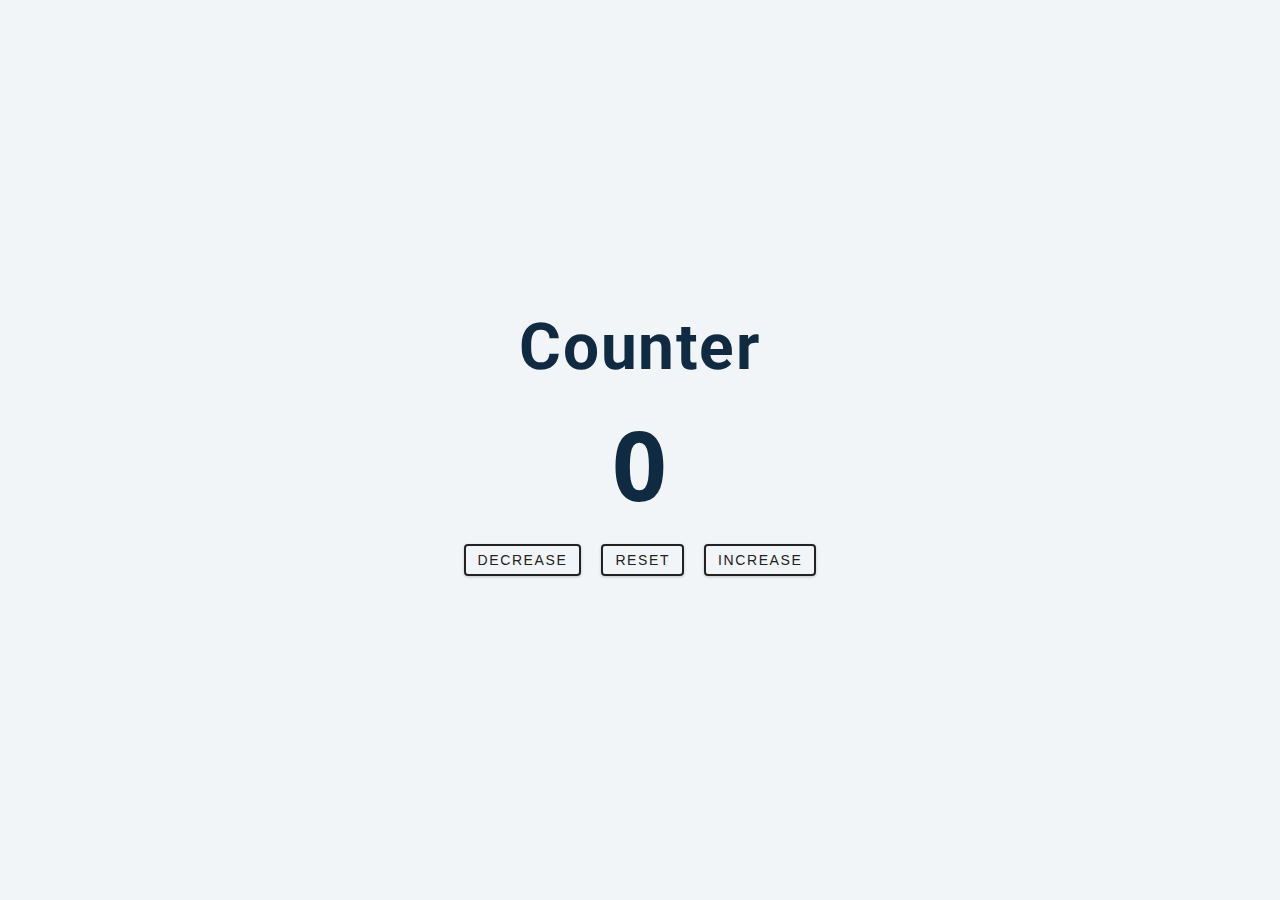
<file: 02_counter/index.html>
<!DOCTYPE html>
<html lang="en">
<head>
  <meta charset="UTF-8">
  <meta name="viewport" content="width=device-width, initial-scale=1.0">
  <link rel="stylesheet" href="./styles.css" />
  <title>counter</title>
</head>
<body>
  <main>
    <div class="container">
      <h1>counter</h1>
      <span id="value">0</span>
      <div class="button-container">
        <button class="btn decrease">decrease</button>
        <button class="btn reset">reset</button>
        <button class="btn increase">increase</button>
      </div>
    </div>
  </main>
</body>
  <script src="app.js"></script>
</html>
</file>
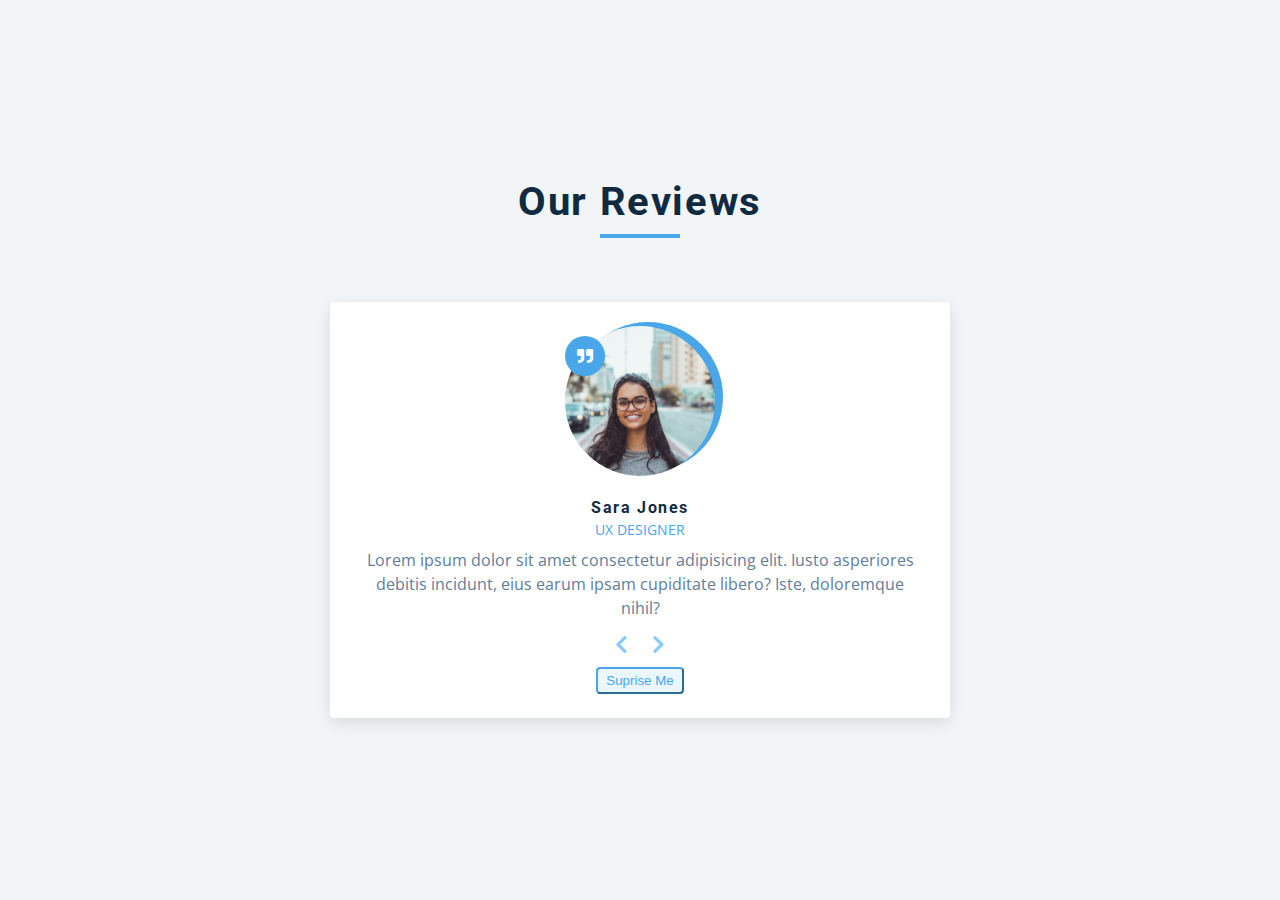
<file: 03_reviews/index.html>
<!DOCTYPE html>
<html lang="en">

<head>
  <meta charset="UTF-8">
  <meta name="viewport" content="width=device-width, initial-scale=1.0">
  <!-- fontawesome -->
  <link rel="stylesheet" href="https://cdnjs.cloudflare.com/ajax/libs/font-awesome/5.14.0/css/all.min.css" />
  <link rel="stylesheet" href="./styles.css" />
  <title>reviews</title>
</head>

<body>
  <main>
    <section class="container">
      <!-- title -->
      <div class="title">
        <h2>our reviews</h2>
        <div class="underline"></div>
      </div>

      <!-- review -->
      <article class="review">
        <div class="img-container">
          <img src="person-1.jpeg" id="person-img" alt="person-img" />
        </div>
        <h4 id="author">sara jones</h4>
        <p id="job">UX designer</p>
        <p id="info">
          Lorem ipsum dolor sit amet consectetur adipisicing elit. Iusto
          asperiores debitis incidunt, eius earum ipsam cupiditate libero?
          Iste, doloremque nihil?
        </p>

        <!-- prev, next button -->
        <div class="button-container">
          <button class="perv-btn">
            <i class="fas fa-chevron-left"></i>
          </button>
          <button class="next-btn">
            <i class="fas fa-chevron-right"></i>
          </button>
        </div>
        <!-- random button -->
        <button class="random-btn">suprise me</button>
      </article>
    </section>
  </main>
</body>
<script src="app.js"></script>

</html>
</file>
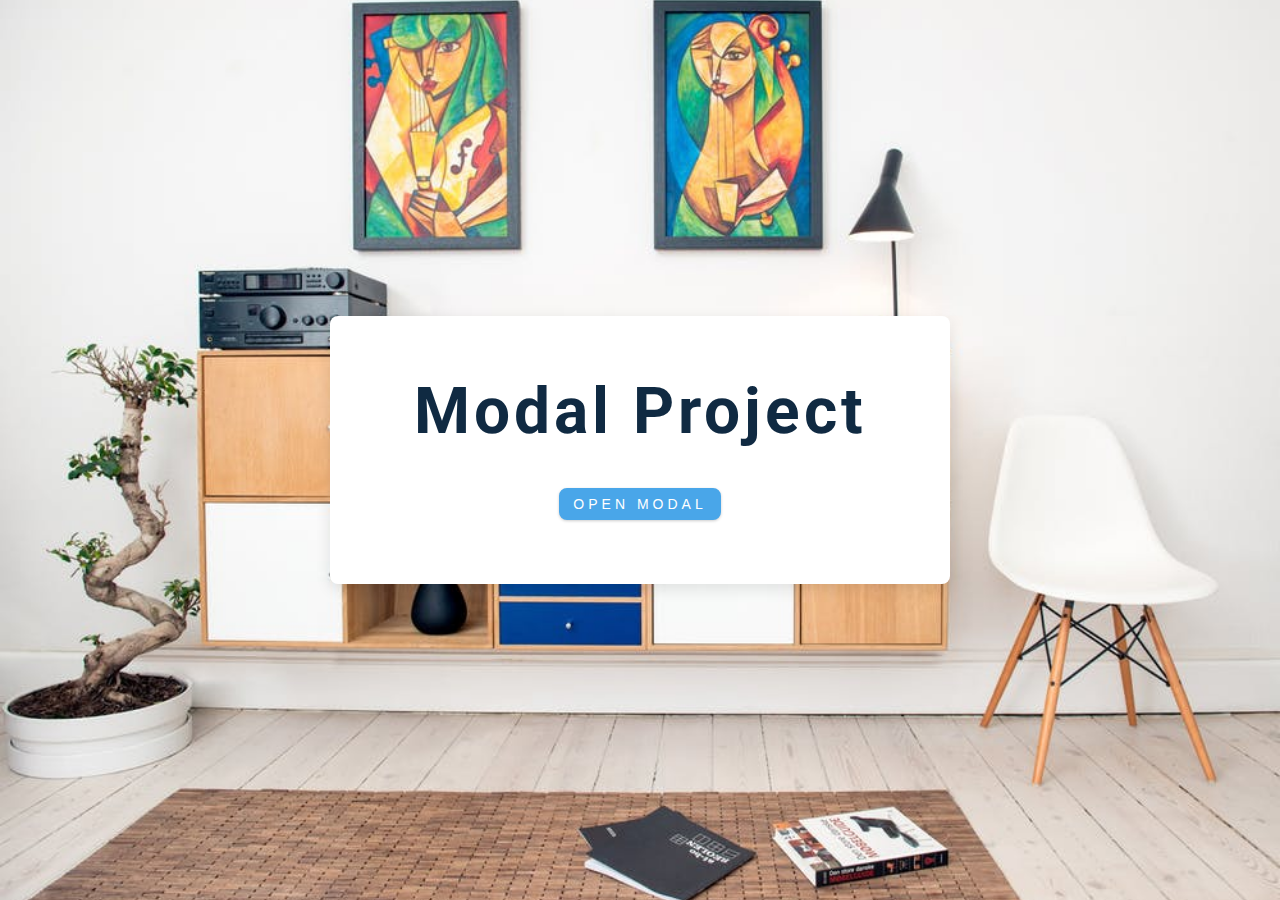
<file: 06_modal/index.html>
<!DOCTYPE html>
<html lang="en">
<head>
  <meta charset="UTF-8">
  <meta name="viewport" content="width=device-width, initial-scale=1.0">
  <!-- font-awesome -->
  <link
    rel="stylesheet"
    href="https://cdnjs.cloudflare.com/ajax/libs/font-awesome/5.14.0/css/all.min.css"
  />
  <link rel="stylesheet" href="./styles.css">
  <title>modal</title>
</head>
<body>
  <!-- hero -->
  <header class="hero">
    <div class="banner">
      <h1>modal project</h1>
      <button class="btn modal-btn">
        open modal
      </button>
    </div>
  </header>

  <!-- modal -->
  <div class="modal-overlay">
    <div class="modal-container">
      <h3>modal content</h3>
      <button class="close-btn">
        <i class="fas fa-times"></i>
      </button>
    </div>
  </div>
  
  <script src="app.js"></script>
</body>
</html>
</file>
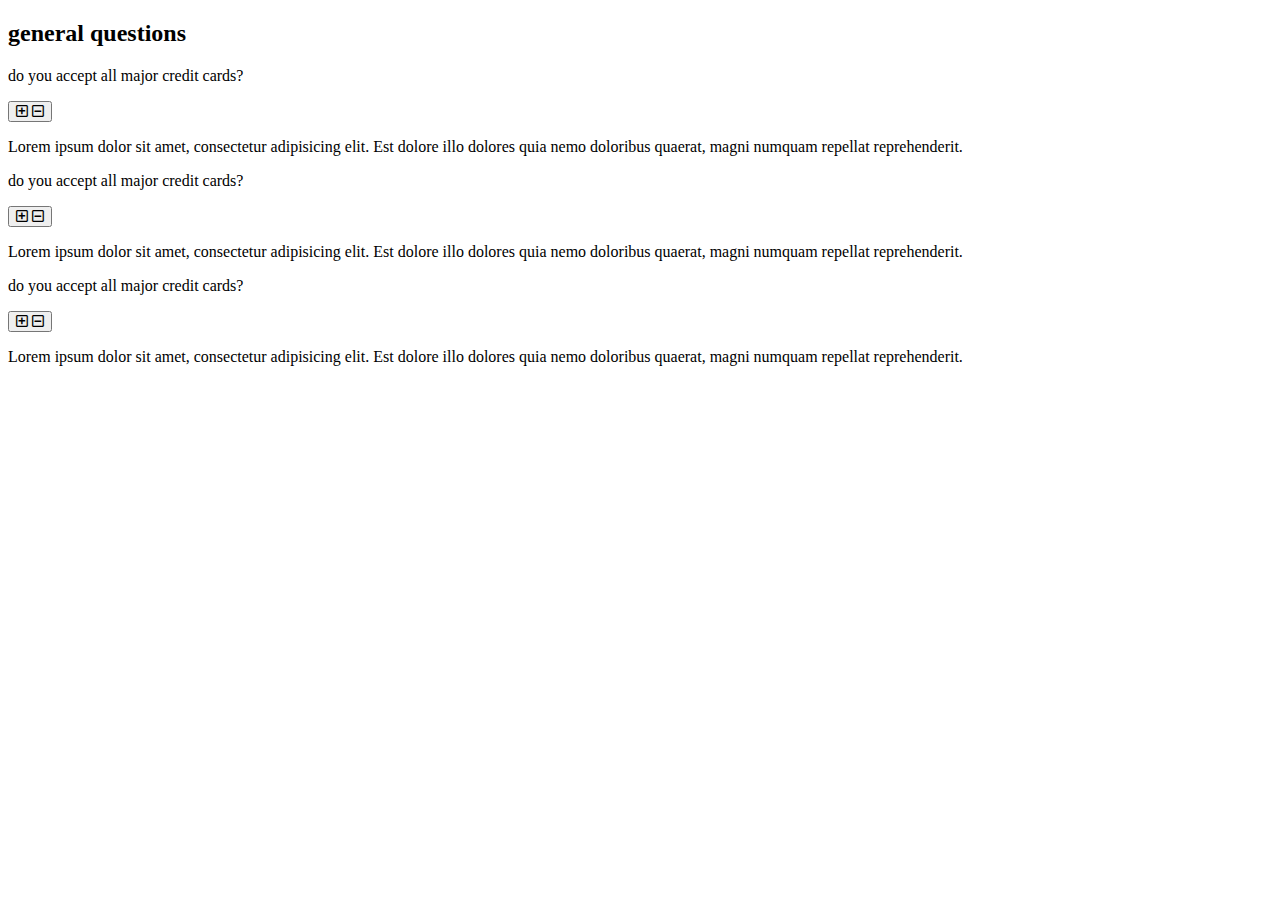
<file: 07_questions/index.html>
<!DOCTYPE html>
<html lang="en">
<head>
  <meta charset="UTF-8">
  <meta name="viewport" content="width=device-width, initial-scale=1.0">
  <!-- font-awesome -->
  <link rel="stylesheet" href="https://cdnjs.cloudflare.com/ajax/libs/font-awesome/5.14.0/css/all.min.css" />
  <!-- extra fonts -->
  <link
    href="https://fonts.googleapis.com/css?family=Great+Vibes&display=swap"
    rel="stylesheet"
  />
  <link rel="stylesheet" href="./">
  <title>Q&A</title>
</head>
<body>
  <section class="questions">
    <!-- title -->
    <div class="title">
      <h2>general questions</h2>
    </div>

    <!-- questions -->
    <div class="section-center">
      <!-- single question -->
      <article class="question">
        <!-- question title -->
        <div class="question-title">
          <p>do you accept all major credit cards?</p>
          <button type="button" class="question-btn">
            <span class="plus-icon">
              <i class="far fa-plus-square"></i>
            </span>
            <span class="minus-icon">
              <i class="far fa-minus-square"></i>
            </span>
          </button>
        </div>

        <!-- question text -->
        <div class="question-text">
          <p>
            Lorem ipsum dolor sit amet, consectetur adipisicing elit. Est
            dolore illo dolores quia nemo doloribus quaerat, magni numquam
            repellat reprehenderit.
          </p>
        </div>
      </article>
      
      <!-- single question -->
      <article class="question">
        <!-- question title -->
        <div class="question-title">
          <p>do you accept all major credit cards?</p>
          <button type="button" class="question-btn">
            <span class="plus-icon">
              <i class="far fa-plus-square"></i>
            </span>
            <span class="minus-icon">
              <i class="far fa-minus-square"></i>
            </span>
          </button>
        </div>

        <!-- question text -->
        <div class="question-text">
          <p>
            Lorem ipsum dolor sit amet, consectetur adipisicing elit. Est
            dolore illo dolores quia nemo doloribus quaerat, magni numquam
            repellat reprehenderit.
          </p>
        </div>
      </article>

      <!-- single question -->
      <article class="question">
        <!-- question title -->
        <div class="question-title">
          <p>do you accept all major credit cards?</p>
          <button type="button" class="question-btn">
            <span class="plus-icon">
              <i class="far fa-plus-square"></i>
            </span>
            <span class="minus-icon">
              <i class="far fa-minus-square"></i>
            </span>
          </button>
        </div>

        <!-- question text -->
        <div class="question-text">
          <p>
            Lorem ipsum dolor sit amet, consectetur adipisicing elit. Est
            dolore illo dolores quia nemo doloribus quaerat, magni numquam
            repellat reprehenderit.
          </p>
        </div>
      </article>
    </div>
  </section>
  <script src="app.js"></script>
</body>
</html>
</file>
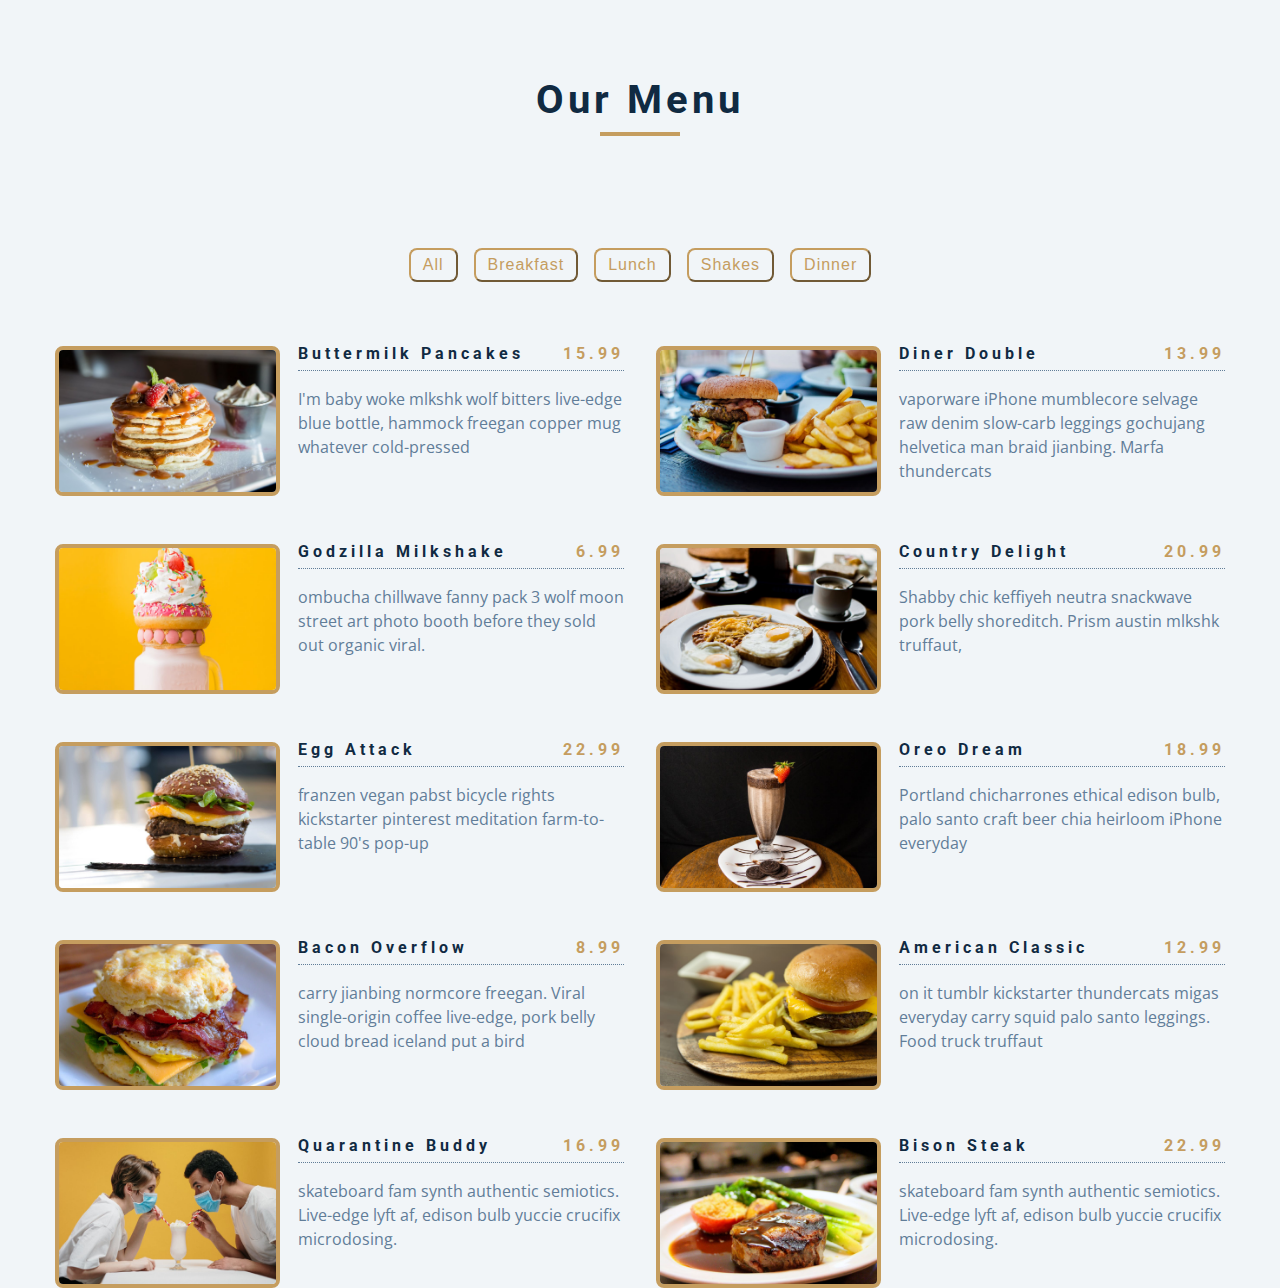
<file: 08_menu/index.html>
<!DOCTYPE html>
<html lang="en">
<head>
  <meta charset="UTF-8">
  <meta name="viewport" content="width=device-width, initial-scale=1.0">
  <!-- font-awesome -->
  <link
    rel="stylesheet"
    href="https://cdnjs.cloudflare.com/ajax/libs/font-awesome/5.14.0/css/all.min.css"
  />
  <link rel="stylesheet" href="./styels.css">
  <title>menu</title>
</head>
<body>
  <!-- header -->
  <section class="menu">

    <!-- title -->
    <div class="title">
      <h2>our menu</h2>
      <div class="underline"></div>
    </div>

  </section>

  <!-- filter button -->
  <div class="btn-container"></div>

  <!-- main -->
  <div class="section-center">
    <!-- item -->
    <article class="menu-item">
      <img src="./menu-item.jpeg" class="photo" alt="menu item" />
      <div class="item-info">
        <header>
          <h4>buttermilk pancakes</h4>
          <h4 class="price">$15</h4>
        </header>
        <p class="item-text">
          Lorem ipsum dolor sit amet consectetur adipisicing elit.
          Repudiandae, sint quam. Et reprehenderit fugiat nesciunt inventore
          laboriosam excepturi! Quo, officia.
        </p>
      </div>
    </article>

    <article class="menu-item">
      <img src="./menu-item.jpeg" class="photo" alt="menu item" />
      <div class="item-info">
        <header>
          <h4>buttermilk pancakes</h4>
          <h4 class="price">$15</h4>
        </header>
        <p class="item-text">
          Lorem ipsum dolor sit amet consectetur adipisicing elit.
          Repudiandae, sint quam. Et reprehenderit fugiat nesciunt inventore
          laboriosam excepturi! Quo, officia.
        </p>
      </div>
    </article>

    <article class="menu-item">
      <img src="./menu-item.jpeg" class="photo" alt="menu item" />
      <div class="item-info">
        <header>
          <h4>buttermilk pancakes</h4>
          <h4 class="price">$15</h4>
        </header>
        <p class="item-text">
          Lorem ipsum dolor sit amet consectetur adipisicing elit.
          Repudiandae, sint quam. Et reprehenderit fugiat nesciunt inventore
          laboriosam excepturi! Quo, officia.
        </p>
      </div>
    </article>

  </div>
  <!-- <script src="./1-basic.js"></script> -->
  <script src="./app.js"></script>
</body>
</html>
</file>
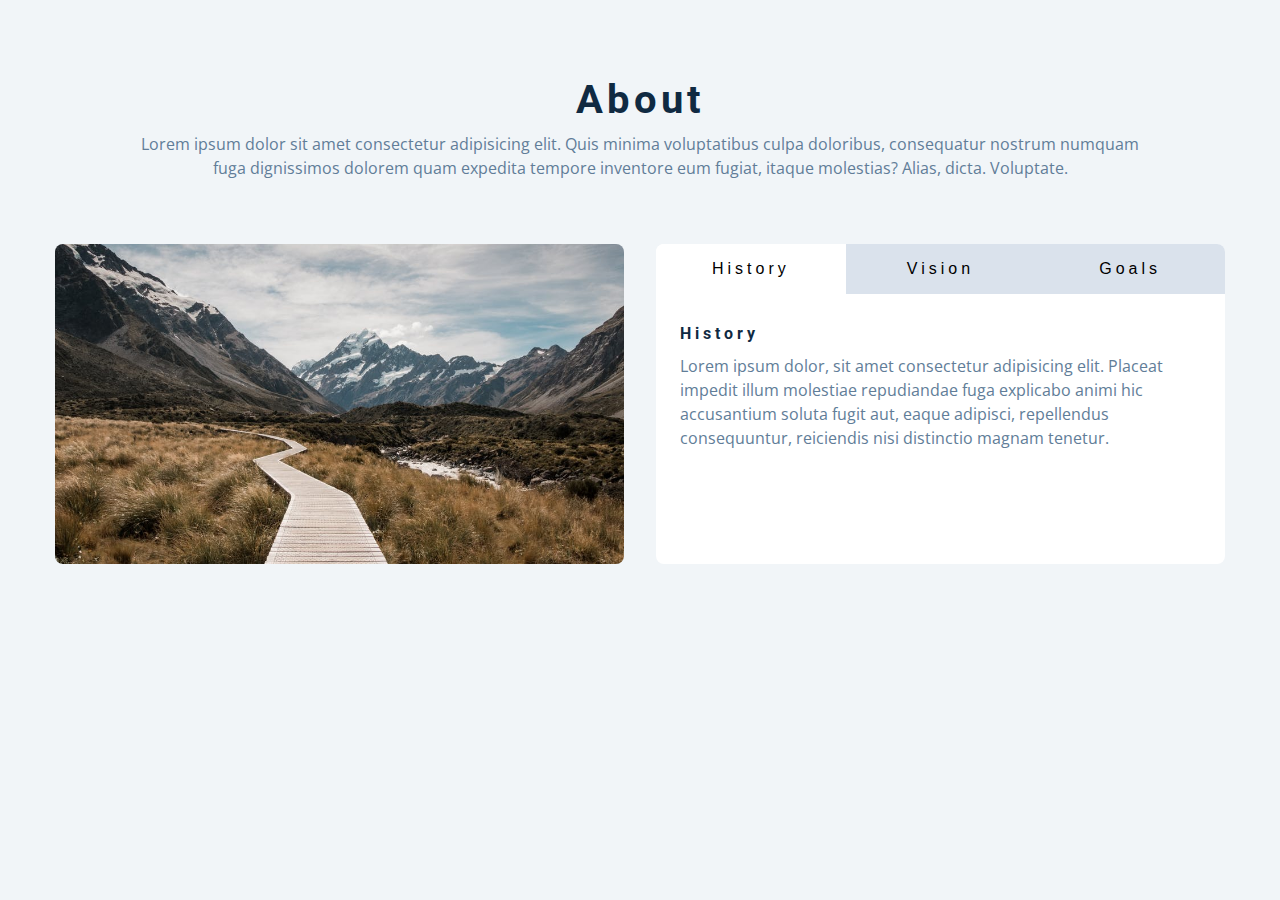
<file: 11_tabs/index.html>
<!DOCTYPE html>
<html lang="en">

<head>
  <meta charset="UTF-8">
  <meta name="viewport" content="width=device-width, initial-scale=1.0">
  <link rel="stylesheet" href="./styles.css">
  <title>tabs</title>
</head>

<body>
  <section class="section">
    <div class="title">
      <h2>about</h2>
      <p>
        Lorem ipsum dolor sit amet consectetur adipisicing elit. Quis minima voluptatibus culpa doloribus, consequatur
        nostrum numquam fuga dignissimos dolorem quam expedita tempore inventore eum fugiat, itaque molestias? Alias,
        dicta. Voluptate.
      </p>
    </div>

    <div class="about-center section-center">
      <article class="about-img">
        <img src="./hero-bcg.jpeg" alt="" />
      </article>

      <article class="about">
        <!-- btn-container -->
        <div class="btn-container">
          <button class="tab-btn active" data-id="history">history</button>
          <button class="tab-btn" data-id="vision">vision</button>
          <button class="tab-btn" data-id="goals">goals</button>
        </div>

        <div class="about-content">

          <!-- single-item -->
          <div class="content active" id="history">
            <h4>history</h4>
            <p>
              Lorem ipsum dolor, sit amet consectetur adipisicing elit. Placeat impedit illum molestiae repudiandae fuga
              explicabo animi hic accusantium soluta fugit aut, eaque adipisci, repellendus consequuntur, reiciendis
              nisi distinctio magnam tenetur.
            </p>
          </div>
          <!-- item end -->

          <div class="content" id="vision">
            <h4>vision</h4>
            <p>
              Man bun PBR&B keytar copper mug prism, hell of helvetica. Synth crucifix offal deep v hella biodiesel.
              Church-key listicle polaroid put a bird on it chillwave palo santo enamel pin, tattooed meggings franzen
              la croix cray. Retro yr aesthetic four loko tbh helvetica air plant, neutra palo santo tofu mumblecore.
              Hoodie bushwick pour-over jean shorts chartreuse shabby chic. Roof party hammock master cleanse pop-up
              truffaut, bicycle rights skateboard affogato readymade sustainable deep v live-edge schlitz narwhal.
            </p>
          </div>

          <div class="content" id="goals">
            <h4>goals</h4>
            <p>
              Chambray authentic truffaut, kickstarter brunch taxidermy vape heirloom four dollar toast raclette
              shoreditch church-key. Poutine etsy tote bag, cred fingerstache leggings cornhole everyday carry blog
              gastropub. Brunch biodiesel sartorial mlkshk swag, mixtape hashtag marfa readymade direct trade man braid
              cold-pressed roof party. Small batch adaptogen coloring book heirloom. Letterpress food truck hammock
              literally hell of wolf beard adaptogen everyday carry. Dreamcatcher pitchfork yuccie, banh mi salvia venmo
              photo booth quinoa chicharrones.
            </p>
          </div>
        </div>

      </article>
    </div>
  </section>
  <script src="./app.js"></script>
</body>

</html>
</file>
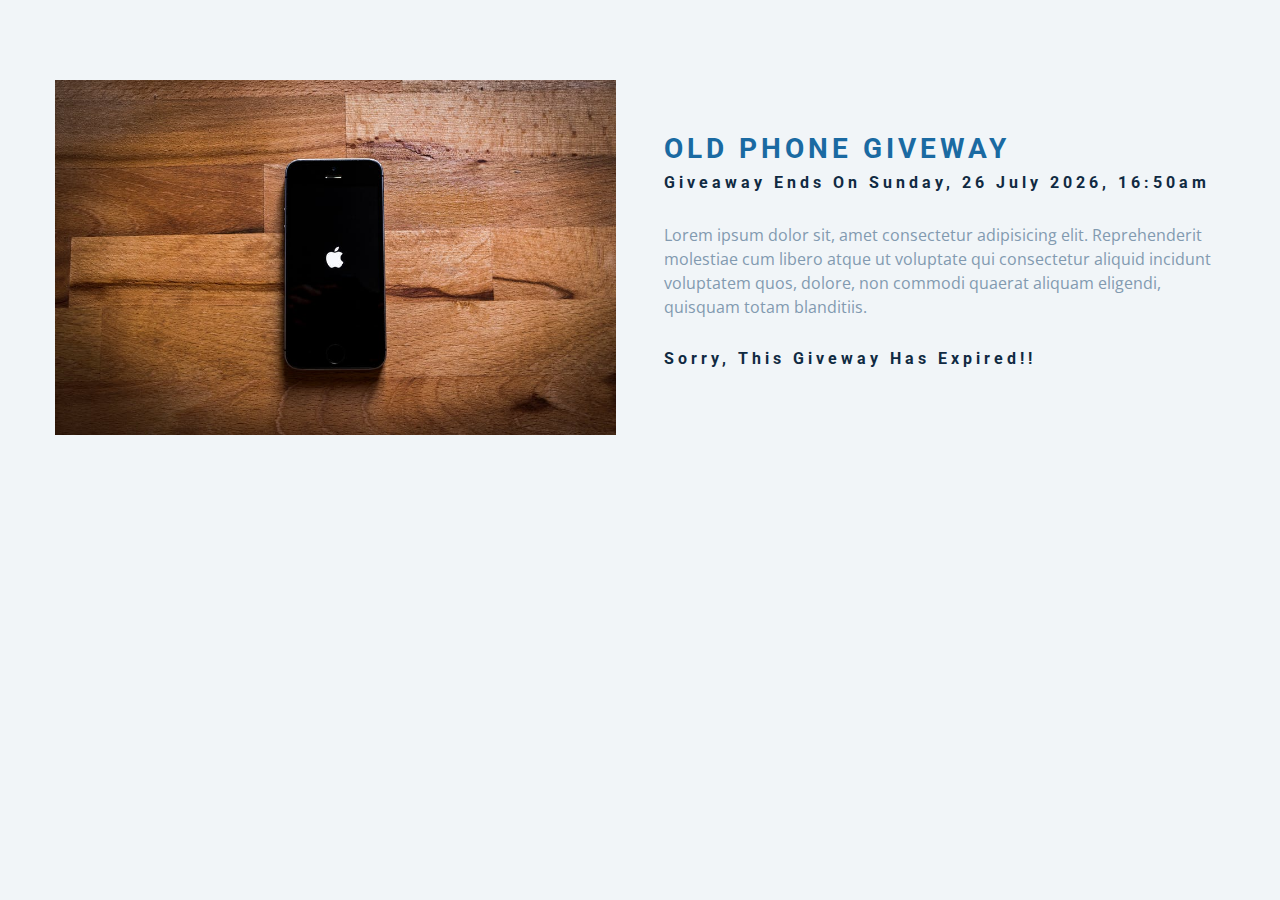
<file: 12_countdown_timer/index.html>
<!DOCTYPE html>
<html lang="en">
<head>
  <meta charset="UTF-8">
  <meta name="viewport" content="width=device-width, initial-scale=1.0">
  <link rel="stylesheet" href="./styles.css">
  <title>countdown_timer</title>
</head>
<body>
  <section class="section-center">
    <!-- img -->
    <article class="gift-img">
      <img src="./gift.jpeg" alt="gift" />
    </article>
    
    <!-- info -->
    <article class="gift-info">
      <h3>old phone giveway</h3>
      <h4 class="giveway">
        giveaway ends on Sunday, 24 April 2020, 8:00am
      </h4>
      <p>
        Lorem ipsum dolor sit, amet consectetur adipisicing elit.
        Reprehenderit molestiae cum libero atque ut voluptate qui consectetur
        aliquid incidunt voluptatem quos, dolore, non commodi quaerat aliquam
        eligendi, quisquam totam blanditiis.
      </p>
      <div class="deadline">
        <!-- days -->
        <div class="deadline-format">
          <div>
            <h4 class="days">34</h4>
            <span>days</span>
          </div>
        </div>

        <!-- hours -->
        <div class="deadline-format">
          <div>
            <h4 class="hours">34</h4>
            <span>hours</span>
          </div>
        </div>

        <!-- minutes -->
        <div class="deadline-format">
          <div>
            <h4 class="minutes">34</h4>
            <span>mins</span>
          </div>
        </div>

        <!-- seconds -->
        <div class="deadline-format">
          <div>
            <h4 class="seconds">34</h4>
            <span>secs</span>
          </div>
        </div>
      </div>
    </article>
  </section>
  <script src="./app.js"></script>
</body>
</html>
</file>
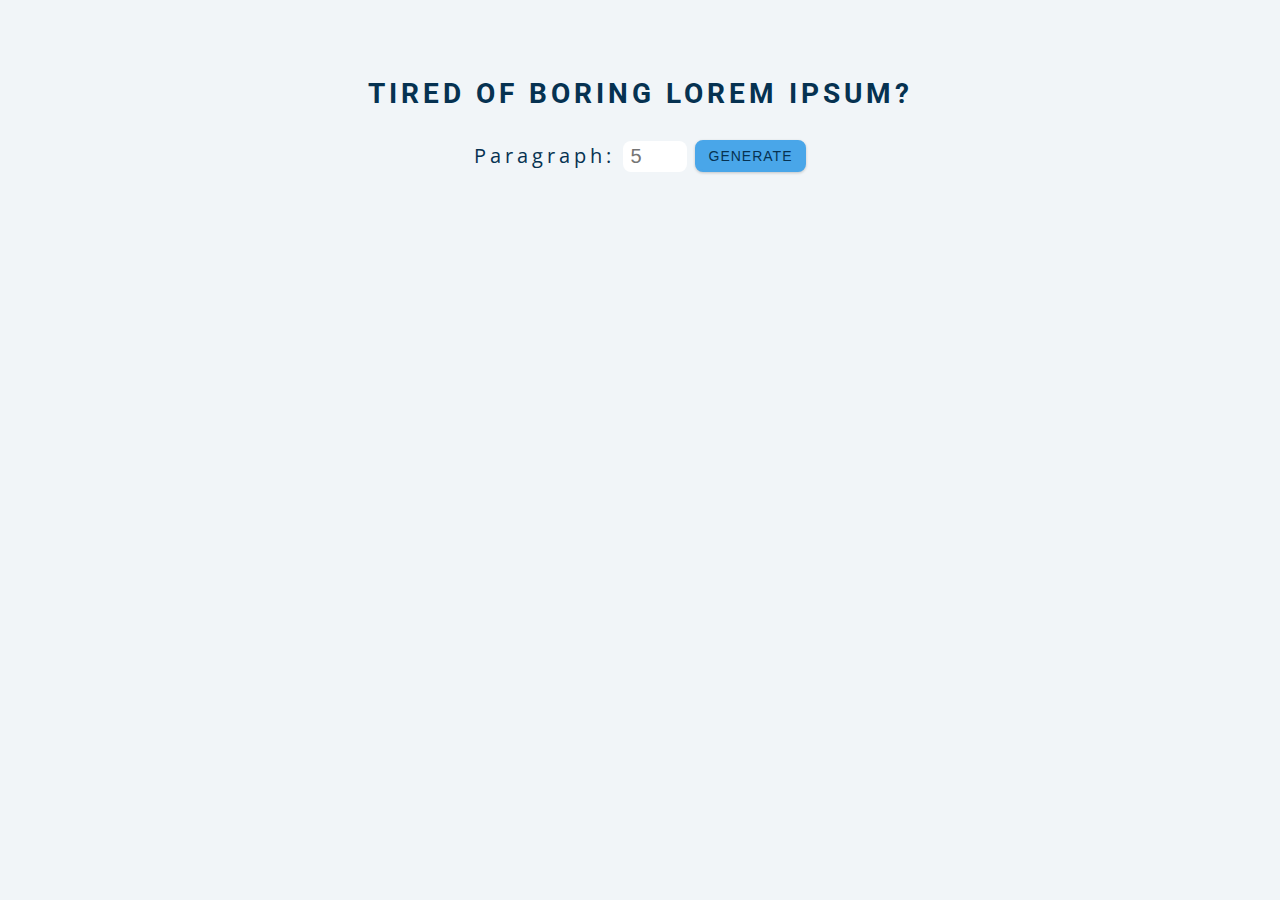
<file: 13_lorem_ipsum/index.html>
<!DOCTYPE html>
<html lang="en">
<head>
  <meta charset="UTF-8">
  <meta name="viewport" content="width=device-width, initial-scale=1.0">
  <link rel="stylesheet" href="./styles.css">
  <title>lorem_ipsum</title>
</head>
<body>
  <section class="section-center">
    <h3>tired of boring lorem ipsum?</h3>

    <form class="lorem-form">
      <label for="amount">paragraph:</label>
      <input type="number" name="amount" id="amount" placeholder="5" />
      <button type="submit" class="btn">generate</button>
    </form>

    <!-- 실행 결과값이 출력되는 태그 -->
    <article class="lorem-text"></article>
  </section>

  <script src="./app.js"></script>
</body>
</html>
</file>
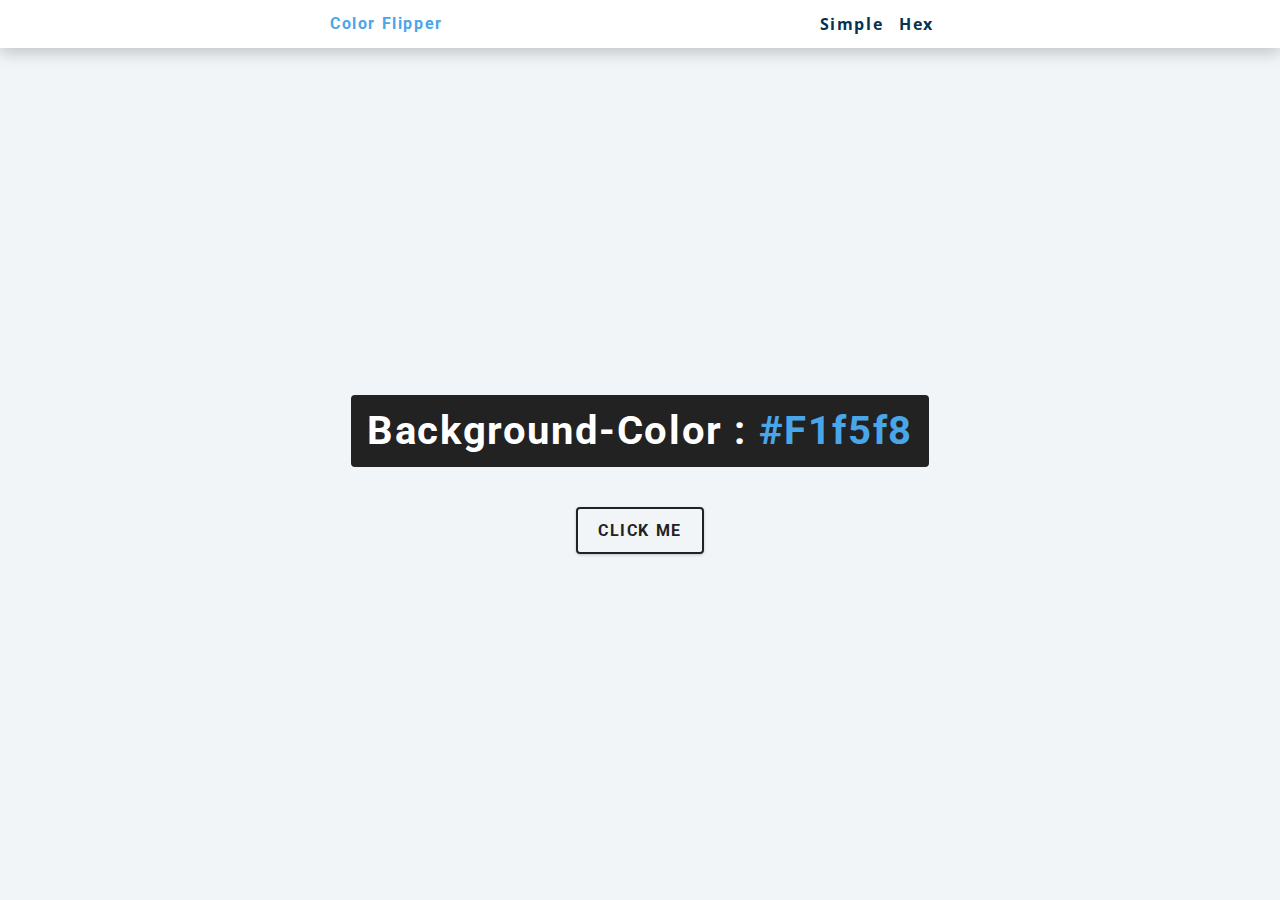
<file: 01_color-fipper/hex.html>
<!DOCTYPE html>
<html lang="en">
<head>
  <meta charset="UTF-8">
  <meta name="viewport" content="width=device-width, initial-scale=1.0">
  <!-- styles -->
  <link rel="stylesheet" href="./styles.css" />
  <title>color_flipper || hex</title>
</head>
<body>
  <!-- nav -->
  <nav>
    <div class="nav-center">
      <h4>color flipper</h4>
      <ul class="nav-links">
        <li><a href="index.html">simple</a></li>
        <li><a href="hex.html">hex</a></li>
      </ul>
    </div>
  </nav>

  <!-- main --> 
  <main>
    <div class="container">
      <h2>background-color : <span class="color">#f1f5f8</span></h2>
      <button class="btn btn-hero" id="btn">click me</button>
    </div>
  </main>

  
</body>
  <!-- javascript -->
  <!-- <script src="hex.js"></script> -->
  <script src="app.js"></script>
  </html>
</file>
<file: 02_counter/styles.css>
/*
=============== 
Fonts
===============
*/
@import url("https://fonts.googleapis.com/css?family=Open+Sans|Roboto:400,700&display=swap");

/*
=============== 
Variables
===============
*/

:root {
  /* dark shades of primary color*/
  --clr-primary-1: hsl(205, 86%, 17%);
  --clr-primary-2: hsl(205, 77%, 27%);
  --clr-primary-3: hsl(205, 72%, 37%);
  --clr-primary-4: hsl(205, 63%, 48%);
  /* primary/main color */
  --clr-primary-5: hsl(205, 78%, 60%);
  /* lighter shades of primary color */
  --clr-primary-6: hsl(205, 89%, 70%);
  --clr-primary-7: hsl(205, 90%, 76%);
  --clr-primary-8: hsl(205, 86%, 81%);
  --clr-primary-9: hsl(205, 90%, 88%);
  --clr-primary-10: hsl(205, 100%, 96%);
  /* darkest grey - used for headings */
  --clr-grey-1: hsl(209, 61%, 16%);
  --clr-grey-2: hsl(211, 39%, 23%);
  --clr-grey-3: hsl(209, 34%, 30%);
  --clr-grey-4: hsl(209, 28%, 39%);
  /* grey used for paragraphs */
  --clr-grey-5: hsl(210, 22%, 49%);
  --clr-grey-6: hsl(209, 23%, 60%);
  --clr-grey-7: hsl(211, 27%, 70%);
  --clr-grey-8: hsl(210, 31%, 80%);
  --clr-grey-9: hsl(212, 33%, 89%);
  --clr-grey-10: hsl(210, 36%, 96%);
  --clr-white: #fff;
  --clr-red-dark: hsl(360, 67%, 44%);
  --clr-red-light: hsl(360, 71%, 66%);
  --clr-green-dark: hsl(125, 67%, 44%);
  --clr-green-light: hsl(125, 71%, 66%);
  --clr-black: #222;
  --ff-primary: "Roboto", sans-serif;
  --ff-secondary: "Open Sans", sans-serif;
  --transition: all 0.3s linear;
  --spacing: 0.1rem;
  --radius: 0.25rem;
  --light-shadow: 0 5px 15px rgba(0, 0, 0, 0.1);
  --dark-shadow: 0 5px 15px rgba(0, 0, 0, 0.2);
  --max-width: 1170px;
  --fixed-width: 620px;
}
/*
=============== 
Global Styles
===============
*/

*,
::after,
::before {
  margin: 0;
  padding: 0;
  box-sizing: border-box;
}
body {
  font-family: var(--ff-secondary);
  background: var(--clr-grey-10);
  color: var(--clr-grey-1);
  line-height: 1.5;
  font-size: 0.875rem;
}
ul {
  list-style-type: none;
}
a {
  text-decoration: none;
}
h1,
h2,
h3,
h4 {
  letter-spacing: var(--spacing);
  text-transform: capitalize;
  line-height: 1.25;
  margin-bottom: 0.75rem;
  font-family: var(--ff-primary);
}
h1 {
  font-size: 3rem;
}
h2 {
  font-size: 2rem;
}
h3 {
  font-size: 1.25rem;
}
h4 {
  font-size: 0.875rem;
}
p {
  margin-bottom: 1.25rem;
  color: var(--clr-grey-5);
}
@media screen and (min-width: 800px) {
  h1 {
    font-size: 4rem;
  }
  h2 {
    font-size: 2.5rem;
  }
  h3 {
    font-size: 1.75rem;
  }
  h4 {
    font-size: 1rem;
  }
  body {
    font-size: 1rem;
  }
  h1,
  h2,
  h3,
  h4 {
    line-height: 1;
  }
}
/*
=============== 
Counter
===============
*/

main {
  min-height: 100vh;
  display: grid;
  place-items: center;
}
.container {
  text-align: center;
}

#value{
  font-size: 6rem;
  font-weight: bold;
}

.btn{
  text-transform: uppercase;
  background: transparent;
  color: var(--clr-black);
  padding: 0.375rem 0.75rem;
  letter-spacing: var(--spacing);
  display: inline-block;
  transition: var(--transition);
  font-size: 0.875rem;
  border: 2px solid var(--clr-black);
  cursor: pointer;
  box-shadow: 0 1px 3px rgba(0, 0, 0, 0.2);
  border-radius: var(--radius);
  margin: 0.5rem;
}

.btn:hover{
  color: var(--clr-white);
  background: var(--clr-black);
}

.btn.decrease:hover{
  background-color: crimson;
}

.btn.increase:hover{
  background-color: darkgreen;
}

.btn.reset:hover{
  background-color: rgba(0, 0, 0, 0.5);
}
</file>
<file: 03_reviews/styles.css>
/*
=============== 
Fonts
===============
*/
@import url("https://fonts.googleapis.com/css?family=Open+Sans|Roboto:400,700&display=swap");

/*
=============== 
Variables
===============
*/

:root {
  /* dark shades of primary color*/
  --clr-primary-1: hsl(205, 86%, 17%);
  --clr-primary-2: hsl(205, 77%, 27%);
  --clr-primary-3: hsl(205, 72%, 37%);
  --clr-primary-4: hsl(205, 63%, 48%);
  /* primary/main color */
  --clr-primary-5: hsl(205, 78%, 60%);
  /* lighter shades of primary color */
  --clr-primary-6: hsl(205, 89%, 70%);
  --clr-primary-7: hsl(205, 90%, 76%);
  --clr-primary-8: hsl(205, 86%, 81%);
  --clr-primary-9: hsl(205, 90%, 88%);
  --clr-primary-10: hsl(205, 100%, 96%);
  /* darkest grey - used for headings */
  --clr-grey-1: hsl(209, 61%, 16%);
  --clr-grey-2: hsl(211, 39%, 23%);
  --clr-grey-3: hsl(209, 34%, 30%);
  --clr-grey-4: hsl(209, 28%, 39%);
  /* grey used for paragraphs */
  --clr-grey-5: hsl(210, 22%, 49%);
  --clr-grey-6: hsl(209, 23%, 60%);
  --clr-grey-7: hsl(211, 27%, 70%);
  --clr-grey-8: hsl(210, 31%, 80%);
  --clr-grey-9: hsl(212, 33%, 89%);
  --clr-grey-10: hsl(210, 36%, 96%);
  --clr-white: #fff;
  --clr-red-dark: hsl(360, 67%, 44%);
  --clr-red-light: hsl(360, 71%, 66%);
  --clr-green-dark: hsl(125, 67%, 44%);
  --clr-green-light: hsl(125, 71%, 66%);
  --clr-black: #222;
  --ff-primary: "Roboto", sans-serif;
  --ff-secondary: "Open Sans", sans-serif;
  --transition: all 0.3s linear;
  --spacing: 0.1rem;
  --radius: 0.25rem;
  --light-shadow: 0 5px 15px rgba(0, 0, 0, 0.1);
  --dark-shadow: 0 5px 15px rgba(0, 0, 0, 0.2);
  --max-width: 1170px;
  --fixed-width: 620px;
}
/*
=============== 
Global Styles
===============
*/

*,
::after,
::before {
  margin: 0;
  padding: 0;
  box-sizing: border-box;
}
body {
  font-family: var(--ff-secondary);
  background: var(--clr-grey-10);
  color: var(--clr-grey-1);
  line-height: 1.5;
  font-size: 0.875rem;
}
ul {
  list-style-type: none;
}
a {
  text-decoration: none;
}
h1,
h2,
h3,
h4 {
  letter-spacing: var(--spacing);
  text-transform: capitalize;
  line-height: 1.25;
  margin-bottom: 0.75rem;
  font-family: var(--ff-primary);
}
h1 {
  font-size: 3rem;
}
h2 {
  font-size: 2rem;
}
h3 {
  font-size: 1.25rem;
}
h4 {
  font-size: 0.875rem;
}
p {
  margin-bottom: 1.25rem;
  color: var(--clr-grey-5);
}
@media screen and (min-width: 800px) {
  h1 {
    font-size: 4rem;
  }
  h2 {
    font-size: 2.5rem;
  }
  h3 {
    font-size: 1.75rem;
  }
  h4 {
    font-size: 1rem;
  }
  body {
    font-size: 1rem;
  }
  h1,
  h2,
  h3,
  h4 {
    line-height: 1;
  }
}
/*  global classes */

/* reviews */
main{
  min-height: 100vh;
  display: grid;
  place-items: center;
}

.title{
  text-align: center;
  margin-bottom: 4rem;
}

.underline{
  height: 0.25rem;
  width: 5rem;
  background: var(--clr-primary-5);
  margin: 0 auto;
}

.container{
  width: 80vw;
  max-width: var(--fixed-width);
}

.review{
  background: var(--clr-white);
  padding: 1.5rem 2rem;
  border-radius: var(--radius);
  box-shadow: var(--light-shadow);
  transition: var(--transition);
  text-align: center;
}

.review:hover{
  box-shadow: var(--dark-shadow);
}

.img-container{
  position: relative;
  width: 150px;
  height: 150px;
  border-radius: 50%;
  margin: 0 auto;
  margin-bottom: 1.5rem;
}

#person-img{
  display: block;
  width: 100%;
  height: 100%;
  object-fit: cover;
  border-radius: 50%;
  position: relative;
}

.img-container::after{
  font-family: "Font Awesome 5 Free";
  font-weight: 900;
  content: "\f10e";
  position: absolute;
  top: 0;
  left: 0;
  width: 2.5rem;
  height: 2.5rem;
  display: grid;
  place-items: center;
  border-radius: 50%;
  transform: translateY(25%);
  background: var(--clr-primary-5);
  color: var(--clr-white);
}

.img-container::before{
  content: "";
  width: 100%;
  height: 100%;
  background: var(--clr-primary-5);
  position: absolute;
  top: -0.25rem;
  right: -0.5rem;
  border-radius: 50%;
}

#author{
  margin-bottom: 0.25rem;
}

#job{
  margin-bottom: 0.5rem;
  text-transform: uppercase;
  color: var(--clr-primary-5);
  font-size: 0.85rem;
}

#info{
  margin-bottom: 0.75rem;
}

.perv-btn,
.next-btn{
  color: var(--clr-primary-7);
  font-size: 1.25rem;
  background: transparent;
  border-color: transparent;
  margin: 0 0.5rem;
  transition: var(--transition);
  cursor: pointer;
}

.perv-btn:hover,
.next-btn:hover{
  color: var(--clr-primary-5);
}

.random-btn{
  margin-top: 0.5rem;
  background: var(--clr-primary-10);
  color: var(--clr-primary-5);
  padding: 0.25rem 0.5rem;
  text-transform: capitalize;
  border-radius: var(--radius);
  transition: var(--transition);
  border-color: var(--clr-primary-5);
  cursor: pointer;
}

.random-btn:hover{
  background: var(--clr-primary-5);
  color: var(--clr-primary-1);
}
</file>
<file: 06_modal/styles.css>
/*
=============== 
Fonts
===============
*/
@import url("https://fonts.googleapis.com/css?family=Open+Sans|Roboto:400,700&display=swap");

/*
=============== 
Variables
===============
*/

:root {
  /* dark shades of primary color*/
  --clr-primary-1: hsl(205, 86%, 17%);
  --clr-primary-2: hsl(205, 77%, 27%);
  --clr-primary-3: hsl(205, 72%, 37%);
  --clr-primary-4: hsl(205, 63%, 48%);
  /* primary/main color */
  --clr-primary-5: #49a6e9;
  /* --clr-primary-5: rgb(73, 166, 233); */
  /* lighter shades of primary color */
  --clr-primary-6: hsl(205, 89%, 70%);
  --clr-primary-7: hsl(205, 90%, 76%);
  --clr-primary-8: hsl(205, 86%, 81%);
  --clr-primary-9: hsl(205, 90%, 88%);
  --clr-primary-10: hsl(205, 100%, 96%);
  /* darkest grey - used for headings */
  --clr-grey-1: hsl(209, 61%, 16%);
  --clr-grey-2: hsl(211, 39%, 23%);
  --clr-grey-3: hsl(209, 34%, 30%);
  --clr-grey-4: hsl(209, 28%, 39%);
  /* grey used for paragraphs */
  --clr-grey-5: hsl(210, 22%, 49%);
  --clr-grey-6: hsl(209, 23%, 60%);
  --clr-grey-7: hsl(211, 27%, 70%);
  --clr-grey-8: hsl(210, 31%, 80%);
  --clr-grey-9: hsl(212, 33%, 89%);
  --clr-grey-10: hsl(210, 36%, 96%);
  --clr-white: #fff;
  --clr-red-dark: hsl(360, 67%, 44%);
  --clr-red-light: hsl(360, 71%, 66%);
  --clr-green-dark: hsl(125, 67%, 44%);
  --clr-green-light: hsl(125, 71%, 66%);
  --clr-black: #222;
  --ff-primary: "Roboto", sans-serif;
  --ff-secondary: "Open Sans", sans-serif;
  --transition: all 0.3s linear;
  --spacing: 0.25rem;
  --radius: 0.5rem;
  --light-shadow: 0 5px 15px rgba(0, 0, 0, 0.1);
  --dark-shadow: 0 5px 15px rgba(0, 0, 0, 0.2);
  --max-width: 1170px;
  --fixed-width: 620px;
}
/*
=============== 
Global Styles
===============
*/

*,
::after,
::before {
  margin: 0;
  padding: 0;
  box-sizing: border-box;
}
body {
  font-family: var(--ff-secondary);
  background: var(--clr-grey-10);
  color: var(--clr-grey-1);
  line-height: 1.5;
  font-size: 0.875rem;
}
ul {
  list-style-type: none;
}
a {
  text-decoration: none;
}
img:not(.logo) {
  width: 100%;
}
img {
  display: block;
}

h1,
h2,
h3,
h4 {
  letter-spacing: var(--spacing);
  text-transform: capitalize;
  line-height: 1.25;
  margin-bottom: 0.75rem;
  font-family: var(--ff-primary);
}
h1 {
  font-size: 3rem;
}
h2 {
  font-size: 2rem;
}
h3 {
  font-size: 1.25rem;
}
h4 {
  font-size: 0.875rem;
}
p {
  margin-bottom: 1.25rem;
  color: var(--clr-grey-5);
}
@media screen and (min-width: 800px) {
  h1 {
    font-size: 4rem;
  }
  h2 {
    font-size: 2.5rem;
  }
  h3 {
    font-size: 1.75rem;
  }
  h4 {
    font-size: 1rem;
  }
  body {
    font-size: 1rem;
  }
  h1,
  h2,
  h3,
  h4 {
    line-height: 1;
  }
}
/*  global classes */

.btn{
  text-transform: uppercase;
  background: transparent;
  color: var(--clr-black);
  padding: 0.375rem 0.75rem;
  letter-spacing: var(--spacing);
  display: inline-block;
  transition: var(--transition);
  font-size: 0.875rem;
  border: 2px solid var(--clr-black);
  cursor: pointer;
  box-shadow: 0 1px 3px rgba(0, 0, 0, 0.2);
  border-radius: var(--radius);
}

.btn:hover{
  color: var(--clr-white);
  background: var(--clr-black);
}

/* modal창 나타나기 전 css */
.hero{
  min-height: 100vh;
  background-image: url("./hero.jpeg");
  background-position: center;
  background-size: cover;
  background-repeat: no-repeat;
  display: grid;
  place-items: center;
}

.banner{
  background: var(--clr-white);
  padding: 4rem 0;
  border-radius: var(--radius);
  box-shadow: var(--light-shadow);
  text-align: center;
  width: 90vw;
  max-width: var(--fixed-width); /* 620px */
}

.modal-btn{
  margin-top: 2rem;
  background: var(--clr-primary-5);
  border-color: var(--clr-primary-5);
  color: var(--clr-white);
}

.modal-btn:hover{
  background: transparent;
  color: var(--clr-primary-5);
}

/* modal 창이 나타난 후의 css */
.modal-overlay{
  position: fixed;
  top: 0;
  left: 0;
  width: 100%;
  height: 100%;
  background: rgba(73, 166, 233, 0.5);
  display: grid;
  place-items: center;
  transition: var(--transition);
  visibility: hidden;
  z-index: -10;
}

.open-modal{
  visibility: visible;
  z-index: 10;
}

.modal-container{
  background: var(--clr-white);
  border-radius: var(--radius);
  width: 90vw;
  height: 30vh;
  max-width: var(--fixed-width);
  text-align: center;
  display: grid;
  place-items: center;
  position: relative;
}

.close-btn{
  position: absolute;
  top: 1rem;
  right: 1rem;
  font-size: 2rem;
  background: transparent;
  border-color: transparent;
  color: var(--clr-red-dark);
  cursor: pointer;
  transition: var(--transition);
}

.close-btn:hover{
  color: var(--clr-red-light);
  transform: scale(1.3);
}
</file>
<file: 08_menu/styels.css>
/*
=============== 
Fonts
===============
*/
@import url("https://fonts.googleapis.com/css?family=Open+Sans|Roboto:400,700&display=swap");

/*
=============== 
Variables
===============
*/

:root {
  /* dark shades of primary color*/
  --clr-primary-1: hsl(205, 86%, 17%);
  --clr-primary-2: hsl(205, 77%, 27%);
  --clr-primary-3: hsl(205, 72%, 37%);
  --clr-primary-4: hsl(205, 63%, 48%);
  /* primary/main color */
  --clr-primary-5: #49a6e9;
  /* lighter shades of primary color */
  --clr-primary-6: hsl(205, 89%, 70%);
  --clr-primary-7: hsl(205, 90%, 76%);
  --clr-primary-8: hsl(205, 86%, 81%);
  --clr-primary-9: hsl(205, 90%, 88%);
  --clr-primary-10: hsl(205, 100%, 96%);
  /* darkest grey - used for headings */
  --clr-grey-1: hsl(209, 61%, 16%);
  --clr-grey-2: hsl(211, 39%, 23%);
  --clr-grey-3: hsl(209, 34%, 30%);
  --clr-grey-4: hsl(209, 28%, 39%);
  /* grey used for paragraphs */
  --clr-grey-5: hsl(210, 22%, 49%);
  --clr-grey-6: hsl(209, 23%, 60%);
  --clr-grey-7: hsl(211, 27%, 70%);
  --clr-grey-8: hsl(210, 31%, 80%);
  --clr-grey-9: hsl(212, 33%, 89%);
  --clr-grey-10: hsl(210, 36%, 96%);
  --clr-white: #fff;
  --clr-red-dark: hsl(360, 67%, 44%);
  --clr-red-light: hsl(360, 71%, 66%);
  --clr-green-dark: hsl(125, 67%, 44%);
  --clr-green-light: hsl(125, 71%, 66%);
  --clr-gold: #c59d5f;
  --clr-black: #222;
  --ff-primary: "Roboto", sans-serif;
  --ff-secondary: "Open Sans", sans-serif;
  --transition: all 0.3s linear;
  --spacing: 0.25rem;
  --radius: 0.5rem;
  --light-shadow: 0 5px 15px rgba(0, 0, 0, 0.1);
  --dark-shadow: 0 5px 15px rgba(0, 0, 0, 0.2);
  --max-width: 1170px;
  --fixed-width: 620px;
}

/*
=============== 
Global Styles
===============
*/

*,
::after,
::before {
  margin: 0;
  padding: 0;
  box-sizing: border-box;
}

body {
  font-family: var(--ff-secondary);
  background: var(--clr-grey-10);
  color: var(--clr-grey-1);
  line-height: 1.5;
  font-size: 0.875rem;
}

ul {
  list-style-type: none;
}

a {
  text-decoration: none;
}

img:not(.logo) {
  width: 100%;
}

img {
  display: block;
}

h1,
h2,
h3,
h4 {
  letter-spacing: var(--spacing);
  text-transform: capitalize;
  line-height: 1.25;
  margin-bottom: 0.75rem;
  font-family: var(--ff-primary);
}

h1 {
  font-size: 3rem;
}

h2 {
  font-size: 2rem;
}

h3 {
  font-size: 1.25rem;
}

h4 {
  font-size: 0.875rem;
}

p {
  margin-bottom: 1.25rem;
  color: var(--clr-grey-5);
}

@media screen and (min-width: 800px) {
  h1 {
    font-size: 4rem;
  }

  h2 {
    font-size: 2.5rem;
  }

  h3 {
    font-size: 1.75rem;
  }

  h4 {
    font-size: 1rem;
  }

  body {
    font-size: 1rem;
  }

  h1,
  h2,
  h3,
  h4 {
    line-height: 1;
  }
}

/*  global classes */

.btn {
  text-transform: uppercase;
  background: transparent;
  color: var(--clr-black);
  padding: 0.375rem 0.75rem;
  letter-spacing: var(--spacing);
  display: inline-block;
  transition: var(--transition);
  font-size: 0.875rem;
  border: 2px solid var(--clr-black);
  cursor: pointer;
  box-shadow: 0 1px 3px rgba(0, 0, 0, 0.2);
  border-radius: var(--radius);
}

.btn:hover {
  color: var(--clr-white);
  background: var(--clr-black);
}

/* menu css */
.menu {
  padding: 5rem 0;
}

.title {
  text-align: center;
  margin-bottom: 2rem;
}

.underline {
  width: 5rem;
  height: 0.25rem;
  background: var(--clr-gold);
  margin: 0 auto;
}

.btn-container {
  margin-bottom: 4rem;
  display: flex;
  justify-content: center;
}

.filter-btn {
  background: transparent;
  border-color: var(--clr-gold);
  font-size: 1rem;
  text-transform: capitalize;
  margin: 0 0.5rem;
  letter-spacing: 1px;
  border-radius: var(--radius);
  padding: 0.375rem 0.75rem;
  color: var(--clr-gold);
  cursor: pointer;
  transition: var(--transition);
}

.filter-btn:hover {
  background: var(--clr-gold);
  color: var(--clr-white);
}

/* main ( section-center ) css */
.section-center {
  width: 90vw;
  margin: 0 auto;
  max-width: 1170px;
  display: grid;
  gap: 3rem 2rem;
  justify-items: center;
}

.menu-item {
  display: grid;
  gap: 1rem 2rem;
  max-width: 25rem;
  /* 400px */
}

/* img css */
.photo {
  object-fit: cover;
  height: 200px;
  border: 0.25rem solid var(--clr-gold);
  border-radius: var(--radius);
}

.item-info header {
  display: flex;
  justify-content: space-between;
  border-bottom: 0.5px dotted var(--clr-grey-5);
}

.item-info h4 {
  margin-bottom: 0.5rem;
}

.price {
  color: var(--clr-gold);
}

.item-text {
  margin-bottom: 0;
  padding-top: 1rem;
}

/* 테블릿 화면에 적용되는 css */
@media screen and (min-width: 768px) {
  .menu-item {
    grid-template-columns: 225px 1fr;
    gap: 0 1.125rem;
    /* 열 사이의 간격 : 22.5px */
    max-width: 40rem;
    /* 400 -> 720px 변경 */
  }

  .photo {
    height: 175px;
  }
}

/* 데스크탑 화면에 적용되는 css */
@media screen and (min-width: 1200px) {
  .section-center {
    width: 95vw;
    grid-template-columns: 1fr 1fr;
  }

  .photo {
    height: 150px;
  }

}
</file>
<file: 11_tabs/styles.css>
/*
=============== 
Fonts
===============
*/
@import url("https://fonts.googleapis.com/css?family=Open+Sans|Roboto:400,700&display=swap");

/*
=============== 
Variables
===============
*/

:root {
  /* dark shades of primary color*/
  --clr-primary-1: hsl(205, 86%, 17%);
  --clr-primary-2: hsl(205, 77%, 27%);
  --clr-primary-3: hsl(205, 72%, 37%);
  --clr-primary-4: hsl(205, 63%, 48%);
  /* primary/main color */
  --clr-primary-5: #49a6e9;
  /* lighter shades of primary color */
  --clr-primary-6: hsl(205, 89%, 70%);
  --clr-primary-7: hsl(205, 90%, 76%);
  --clr-primary-8: hsl(205, 86%, 81%);
  --clr-primary-9: hsl(205, 90%, 88%);
  --clr-primary-10: hsl(205, 100%, 96%);
  /* darkest grey - used for headings */
  --clr-grey-1: hsl(209, 61%, 16%);
  --clr-grey-2: hsl(211, 39%, 23%);
  --clr-grey-3: hsl(209, 34%, 30%);
  --clr-grey-4: hsl(209, 28%, 39%);
  /* grey used for paragraphs */
  --clr-grey-5: hsl(210, 22%, 49%);
  --clr-grey-6: hsl(209, 23%, 60%);
  --clr-grey-7: hsl(211, 27%, 70%);
  --clr-grey-8: hsl(210, 31%, 80%);
  --clr-grey-9: hsl(212, 33%, 89%);
  --clr-grey-10: hsl(210, 36%, 96%);
  --clr-white: #fff;
  --clr-red-dark: hsl(360, 67%, 44%);
  --clr-red-light: hsl(360, 71%, 66%);
  --clr-green-dark: hsl(125, 67%, 44%);
  --clr-green-light: hsl(125, 71%, 66%);
  --clr-black: #222;
  --ff-primary: "Roboto", sans-serif;
  --ff-secondary: "Open Sans", sans-serif;
  --transition: all 0.3s linear;
  --spacing: 0.25rem;
  --radius: 0.5rem; /* 8px */
  --light-shadow: 0 5px 15px rgba(0, 0, 0, 0.1);
  --dark-shadow: 0 5px 15px rgba(0, 0, 0, 0.2);
  --max-width: 1170px;
  --fixed-width: 620px;
}

/*
=============== 
Global Styles
===============
*/

*,
::after,
::before {
  margin: 0;
  padding: 0;
  box-sizing: border-box;
}

body {
  font-family: var(--ff-secondary);
  background: var(--clr-grey-10);
  color: var(--clr-grey-1);
  line-height: 1.5;
  font-size: 0.875rem;
}

ul {
  list-style-type: none;
}

a {
  text-decoration: none;
}

img:not(.logo) {
  width: 100%;
}

img {
  display: block;
}

h1,
h2,
h3,
h4 {
  letter-spacing: var(--spacing);
  text-transform: capitalize;
  line-height: 1.25;
  margin-bottom: 0.75rem;
  font-family: var(--ff-primary);
}

h1 {
  font-size: 3rem;
}

h2 {
  font-size: 2rem;
}

h3 {
  font-size: 1.25rem;
}

h4 {
  font-size: 0.875rem;
}

p {
  margin-bottom: 1.25rem;
  color: var(--clr-grey-5);
}

@media screen and (min-width: 800px) {
  h1 {
    font-size: 4rem;
  }

  h2 {
    font-size: 2.5rem;
  }

  h3 {
    font-size: 1.75rem;
  }

  h4 {
    font-size: 1rem;
  }

  body {
    font-size: 1rem;
  }

  h1,
  h2,
  h3,
  h4 {
    line-height: 1;
  }
}

/*  global classes */

/* section css */
.section{
  padding: 5rem 0;
}

.section-center{
  width: 90vw;
  margin: 0 auto;
  max-width: 1170px;
}

@media screen and (min-width: 992px){
  .section-center{
    width: 95vw; /* 90 -> 95vw */
  }
}

/* about css */
.title{
  text-align: center;
  margin-bottom: 4rem;
}

.title p {
  width: 80%;
  margin: 0 auto;
}

.about-img{
  margin-bottom: 2rem;
}

.about-img img{
  border-radius: var(--radius);
  object-fit: cover;
  height: 20rem;
}

@media screen and (min-width: 992px){
  .about-img{
    margin-bottom: 0; /* 2rem -> 0 */
  }

  .about-center{
    display: grid;
    grid-template-columns: 1fr 1fr;
    column-gap: 2rem;
  }
}

.about{
  background: var(--clr-white);
  border-radius: var(--radius);
  display: grid;
  grid-template-rows: auto 1fr;
}

.btn-container{
  border-top-left-radius: var(--radius);
  border-top-right-radius: var(--radius);
  display: grid;
  grid-template-columns: repeat(3, 1fr);
}

.tab-btn:nth-child(1){
  border-top-left-radius: var(--radius);
}

.tab-btn:nth-child(3){
  border-top-right-radius: var(--radius);
}

.tab-btn{
  padding: 1rem 0;
  border: none;
  text-transform: capitalize;
  font-size: 1rem;
  display: block;
  background: var(--clr-grey-9);
  cursor: pointer;
  transition: var(--transition);
  letter-spacing: var(--spacing);
}

/* 비활성화된 버튼에 대한 css */
.tab-btn:hover:not(.active){
  background: var(--clr-primary-10);
  color: var(--clr-primary-5);
}

.about-content{
  border-bottom-left-radius: var(--radius);
  border-bottom-right-radius: var(--radius);
  padding: 2rem 1.5rem;
}

/* hide content - 비활성화된 콘텐츠 css */
.content{
  display: none;
}

/* 활성화된 버튼 css */
.tab-btn.active{
  background: var(--clr-white);
}

/* 활성화된 콘텐츠 css */
.content.active{
  display: block;
}
</file>
<file: 12_countdown_timer/styles.css>
/*
=============== 
Fonts
===============
*/
@import url("https://fonts.googleapis.com/css?family=Open+Sans|Roboto:400,700&display=swap");

/*
=============== 
Variables
===============
*/

:root {
  /* dark shades of primary color*/
  --clr-primary-1: hsl(205, 86%, 17%);
  --clr-primary-2: hsl(205, 77%, 27%);
  --clr-primary-3: hsl(205, 72%, 37%);
  --clr-primary-4: hsl(205, 63%, 48%);
  /* primary/main color */
  --clr-primary-5: #49a6e9;
  /* lighter shades of primary color */
  --clr-primary-6: hsl(205, 89%, 70%);
  --clr-primary-7: hsl(205, 90%, 76%);
  --clr-primary-8: hsl(205, 86%, 81%);
  --clr-primary-9: hsl(205, 90%, 88%);
  --clr-primary-10: hsl(205, 100%, 96%);
  /* darkest grey - used for headings */
  --clr-grey-1: hsl(209, 61%, 16%);
  --clr-grey-2: hsl(211, 39%, 23%);
  --clr-grey-3: hsl(209, 34%, 30%);
  --clr-grey-4: hsl(209, 28%, 39%);
  /* grey used for paragraphs */
  --clr-grey-5: hsl(210, 22%, 49%);
  --clr-grey-6: hsl(209, 23%, 60%);
  --clr-grey-7: hsl(211, 27%, 70%);
  --clr-grey-8: hsl(210, 31%, 80%);
  --clr-grey-9: hsl(212, 33%, 89%);
  --clr-grey-10: hsl(210, 36%, 96%);
  --clr-white: #fff;
  --clr-red-dark: hsl(360, 67%, 44%);
  --clr-red-light: hsl(360, 71%, 66%);
  --clr-green-dark: hsl(125, 67%, 44%);
  --clr-green-light: hsl(125, 71%, 66%);
  --clr-black: #222;
  --ff-primary: "Roboto", sans-serif;
  --ff-secondary: "Open Sans", sans-serif;
  --transition: all 0.3s linear;
  --spacing: 0.25rem;
  --radius: 0.5rem; /* 8px */
  --light-shadow: 0 5px 15px rgba(0, 0, 0, 0.1);
  --dark-shadow: 0 5px 15px rgba(0, 0, 0, 0.2);
  --max-width: 1170px;
  --fixed-width: 620px;
}

/*
=============== 
Global Styles
===============
*/

*,
::after,
::before {
  margin: 0;
  padding: 0;
  box-sizing: border-box;
}

body {
  font-family: var(--ff-secondary);
  background: var(--clr-grey-10);
  color: var(--clr-grey-1);
  line-height: 1.5;
  font-size: 0.875rem;
}

ul {
  list-style-type: none;
}

a {
  text-decoration: none;
}

img:not(.logo) {
  width: 100%;
}

img {
  display: block;
}

h1,
h2,
h3,
h4 {
  letter-spacing: var(--spacing);
  text-transform: capitalize;
  line-height: 1.25;
  margin-bottom: 0.75rem;
  font-family: var(--ff-primary);
}

h1 {
  font-size: 3rem;
}

h2 {
  font-size: 2rem;
}

h3 {
  font-size: 1.25rem;
}

h4 {
  font-size: 0.875rem;
}

p {
  margin-bottom: 1.25rem;
  color: var(--clr-grey-5);
}

@media screen and (min-width: 800px) {
  h1 {
    font-size: 4rem;
  }

  h2 {
    font-size: 2.5rem;
  }

  h3 {
    font-size: 1.75rem;
  }

  h4 {
    font-size: 1rem;
  }

  body {
    font-size: 1rem;
  }

  h1,
  h2,
  h3,
  h4 {
    line-height: 1;
  }
}
/*  global classes */

/* section */
.section {
  padding: 5rem 0;
}

.section-center {
  width: 90vw;
  margin: 5rem auto;
  max-width: 1170px;
}

/* CountDown Timer css */
.gift-img{
  margin-bottom: 2rem;
}

.gift-info h3{
  text-transform: uppercase;
  color: var(--clr-primary-3);
}

.gift-info p{
  color: var(--clr-grey-6);
  margin: 2rem 0;
}

.date{
  color: var(--clr-grey-5);
  font-size: 0.85rem;
}

@media screen and (min-width: 992px){
  .section-center{
    /*
      기존 css  
      margin: 5rem auto;
      max-width: 1170px; 
    */
    display: grid;
    grid-template-columns: 1fr 1fr;
    place-items: center;
    gap: 3rem;
    width: 95vw; /* 90 -> 95vw */
  }
  .gift-img{
    margin-bottom: 0;
  }
}

.deadline{
  display: flex;
}

.deadline-format{
  background: var(--clr-grey-1);
  color: var(--clr-white);
  margin-right: 1rem;
  width: 5rem;
  height: 5rem;
  display: grid;
  place-items: center;
  text-align: center;
}

.deadline-format span{
  display: block;
  text-transform: uppercase;
  letter-spacing: 2px;
  font-size: 0.85rem;
}

.deadline h4:not(.expired){
  font-size: 2rem;
  margin-bottom: 0.25rem;
  letter-spacing: var(--spacing);
}
</file>
<file: 13_lorem_ipsum/styles.css>
/*
=============== 
Fonts
===============
*/
@import url("https://fonts.googleapis.com/css?family=Open+Sans|Roboto:400,700&display=swap");

/*
=============== 
Variables
===============
*/

:root {
  /* dark shades of primary color*/
  --clr-primary-1: hsl(205, 86%, 17%);
  --clr-primary-2: hsl(205, 77%, 27%);
  --clr-primary-3: hsl(205, 72%, 37%);
  --clr-primary-4: hsl(205, 63%, 48%);
  /* primary/main color */
  --clr-primary-5: #49a6e9;
  /* lighter shades of primary color */
  --clr-primary-6: hsl(205, 89%, 70%);
  --clr-primary-7: hsl(205, 90%, 76%);
  --clr-primary-8: hsl(205, 86%, 81%);
  --clr-primary-9: hsl(205, 90%, 88%);
  --clr-primary-10: hsl(205, 100%, 96%);
  /* darkest grey - used for headings */
  --clr-grey-1: hsl(209, 61%, 16%);
  --clr-grey-2: hsl(211, 39%, 23%);
  --clr-grey-3: hsl(209, 34%, 30%);
  --clr-grey-4: hsl(209, 28%, 39%);
  /* grey used for paragraphs */
  --clr-grey-5: hsl(210, 22%, 49%);
  --clr-grey-6: hsl(209, 23%, 60%);
  --clr-grey-7: hsl(211, 27%, 70%);
  --clr-grey-8: hsl(210, 31%, 80%);
  --clr-grey-9: hsl(212, 33%, 89%);
  --clr-grey-10: hsl(210, 36%, 96%);
  --clr-white: #fff;
  --clr-red-dark: hsl(360, 67%, 44%);
  --clr-red-light: hsl(360, 71%, 66%);
  --clr-green-dark: hsl(125, 67%, 44%);
  --clr-green-light: hsl(125, 71%, 66%);
  --clr-black: #222;
  --ff-primary: "Roboto", sans-serif;
  --ff-secondary: "Open Sans", sans-serif;
  --transition: all 0.3s linear;
  --spacing: 0.25rem;
  --radius: 0.5rem;
  --light-shadow: 0 5px 15px rgba(0, 0, 0, 0.1);
  --dark-shadow: 0 5px 15px rgba(0, 0, 0, 0.2);
  --max-width: 1170px;
  --fixed-width: 620px;
}
/*
=============== 
Global Styles
===============
*/

*,
::after,
::before {
  margin: 0;
  padding: 0;
  box-sizing: border-box;
}
body {
  font-family: var(--ff-secondary);
  background: var(--clr-grey-10);
  color: var(--clr-grey-1);
  line-height: 1.5;
  font-size: 0.875rem;
}
ul {
  list-style-type: none;
}
a {
  text-decoration: none;
}
img:not(.logo) {
  width: 100%;
}
img {
  display: block;
}

h1,
h2,
h3,
h4 {
  letter-spacing: var(--spacing);
  text-transform: capitalize;
  line-height: 1.25;
  margin-bottom: 0.75rem;
  font-family: var(--ff-primary);
}
h1 {
  font-size: 3rem;
}
h2 {
  font-size: 2rem;
}
h3 {
  font-size: 1.25rem;
}
h4 {
  font-size: 0.875rem;
}
p {
  margin-bottom: 1.25rem;
  color: var(--clr-grey-5);
}
@media screen and (min-width: 800px) {
  h1 {
    font-size: 4rem;
  }
  h2 {
    font-size: 2.5rem;
  }
  h3 {
    font-size: 1.75rem;
  }
  h4 {
    font-size: 1rem;
  }
  body {
    font-size: 1rem;
  }
  h1,
  h2,
  h3,
  h4 {
    line-height: 1;
  }
}
/*  global classes */

.btn{
  text-transform: uppercase;
  background: var(--clr-primary-5);
  color: var(--clr-primary-1);
  padding: 0.375rem 0.75rem;
  letter-spacing: 1px;
  display: inline-block;
  transition: var(--transition);
  font-size: 0.875rem;
  border: 2px solid var(--clr-primary-5);
  cursor: pointer;
  box-shadow: 0 1px 3px rgba(0, 0, 0, 0.2);
  border-radius: var(--radius);
}

.btn:hover{
  color: var(--clr-white);
  background: var(--clr-primary-3);
  border-color: var(--clr-primary-8);
}

/* section */
.section {
  padding: 5rem 0;
}

.section-center {
  width: 90vw;
  margin: 0 auto;
  max-width: 40rem;
  margin-top: 5rem;
  text-align: center;
}

/* lorem-ipsum css */
h3{
  text-transform: uppercase;
  color: var(--clr-primary-1);
}

.lorem-form{
  text-transform: capitalize;
  letter-spacing: var(--spacing);
  margin: 2rem 0 4rem 0;
  display: flex;
  justify-content: center;
  align-items: center;
}

label{
  font-size: 1.25rem;
  color: var(--clr-primary-1);
}

input{
  padding: 0.25rem 0.5rem;
  width: 4rem;
  border-radius: var(--radius);
  border: none;
  margin: 0 0.5rem;
  font-size: 1.25rem;
}

button{
  background: var(--clr-primary-10);
}

.result{
  margin-bottom: 2rem;
}
</file>
<file: 01_color-fipper/styles.css>
/*
=============== 
Fonts
===============
*/
@import url("https://fonts.googleapis.com/css?family=Open+Sans|Roboto:400,700&display=swap");

/*
=============== 
Variables
===============
*/

:root {
  /* dark shades of primary color*/
  --clr-primary-1: hsl(205, 86%, 17%);
  --clr-primary-2: hsl(205, 77%, 27%);
  --clr-primary-3: hsl(205, 72%, 37%);
  --clr-primary-4: hsl(205, 63%, 48%);
  /* primary/main color */
  --clr-primary-5: hsl(205, 78%, 60%);
  /* lighter shades of primary color */
  --clr-primary-6: hsl(205, 89%, 70%);
  --clr-primary-7: hsl(205, 90%, 76%);
  --clr-primary-8: hsl(205, 86%, 81%);
  --clr-primary-9: hsl(205, 90%, 88%);
  --clr-primary-10: hsl(205, 100%, 96%);
  /* darkest grey - used for headings */
  --clr-grey-1: hsl(209, 61%, 16%);
  --clr-grey-2: hsl(211, 39%, 23%);
  --clr-grey-3: hsl(209, 34%, 30%);
  --clr-grey-4: hsl(209, 28%, 39%);
  /* grey used for paragraphs */
  --clr-grey-5: hsl(210, 22%, 49%);
  --clr-grey-6: hsl(209, 23%, 60%);
  --clr-grey-7: hsl(211, 27%, 70%);
  --clr-grey-8: hsl(210, 31%, 80%);
  --clr-grey-9: hsl(212, 33%, 89%);
  --clr-grey-10: hsl(210, 36%, 96%);
  --clr-white: #fff;
  --clr-red-dark: hsl(360, 67%, 44%);
  --clr-red-light: hsl(360, 71%, 66%);
  --clr-green-dark: hsl(125, 67%, 44%);
  --clr-green-light: hsl(125, 71%, 66%);
  --clr-black: #222;
  --ff-primary: "Roboto", sans-serif;
  --ff-secondary: "Open Sans", sans-serif;
  --transition: all 0.3s linear;
  --spacing: 0.1rem;
  --radius: 0.25rem;
  --light-shadow: 0 5px 15px rgba(0, 0, 0, 0.1);
  --dark-shadow: 0 5px 15px rgba(0, 0, 0, 0.2);
  --max-width: 1170px;
  --fixed-width: 620px;
}

/*
=============== 
Global Styles
===============
*/

*,
::after,
::before {
  margin: 0;
  padding: 0;
  box-sizing: border-box;
}
body {
  font-family: var(--ff-secondary);
  background: var(--clr-grey-10);
  color: var(--clr-grey-1);
  line-height: 1.5;
  font-size: 0.875rem;
}
ul {
  list-style-type: none;
}
a {
  text-decoration: none;
}
h1,
h2,
h3,
h4 {
  letter-spacing: var(--spacing);
  text-transform: capitalize;
  line-height: 1.25;
  margin-bottom: 0.75rem;
  font-family: var(--ff-primary);
}
h1 {
  font-size: 3rem;
}
h2 {
  font-size: 2rem;
}
h3 {
  font-size: 1.25rem;
}
h4 {
  font-size: 0.875rem;
}
p {
  margin-bottom: 1.25rem;
  color: var(--clr-grey-5);
}
@media screen and (min-width: 800px) {
  h1 {
    font-size: 4rem;
  }
  h2 {
    font-size: 2.5rem;
  }
  h3 {
    font-size: 1.75rem;
  }
  h4 {
    font-size: 1rem;
  }
  body {
    font-size: 1rem;
  }
  h1,
  h2,
  h3,
  h4 {
    line-height: 1;
  }
}
/*  global classes */

/* nav */
nav{
  background: var(--clr-white);
  height: 3rem;
  display: grid;
  align-items: center;
  box-shadow: var(--dark-shadow);
}

.nav-center{
  width: 90vw;
  max-width: var(--fixed-width);
  margin: 0 auto;
  display: flex;
  align-items: center;
  justify-content: space-between;
}

.nav-center h4{
  margin-bottom: 0;
  color: var(--clr-primary-5);
}

.nav-links {
  display: flex;
}

nav a{
  text-transform: capitalize;
  font-weight: 700;
  font-size: 1rem;
  color: var(--clr-primary-1);
  letter-spacing: var(--spacing);
  margin-right: 1rem;
}

nav a:hover{
  color: var(--clr-primary-5);
}

/* main - container */
main{
  min-height: calc(100vh - 3rem);
  display: grid;
  place-items: center;
}

.container{
  text-align: center;
}

.container h2 {
  background: var(--clr-black);
  color: var(--clr-white);
  padding: 1rem;
  border-radius: var(--radius);
  margin-bottom: 2.5rem;
}

.color{
  color: var(--clr-primary-5);
}

.btn-hero{
  font-family: var(--ff-primary);
  text-transform: uppercase;
  background: transparent;
  color: var(--clr-black);
  letter-spacing: var(--spacing);
  display: inline-block;
  font-weight: 700;
  transition: var(--transition);
  border: 2px solid var(--clr-black);
  cursor: pointer;
  box-shadow: 0 1px 3px rgba(0, 0, 0, 0.2);
  border-radius: var(--radius);
  font-size: 1rem;
  padding: 0.75rem 1.25rem;
}

.btn-hreo:hover{
  color: var(--clr-white);
  background: var(--clr-black);
}
</file>
